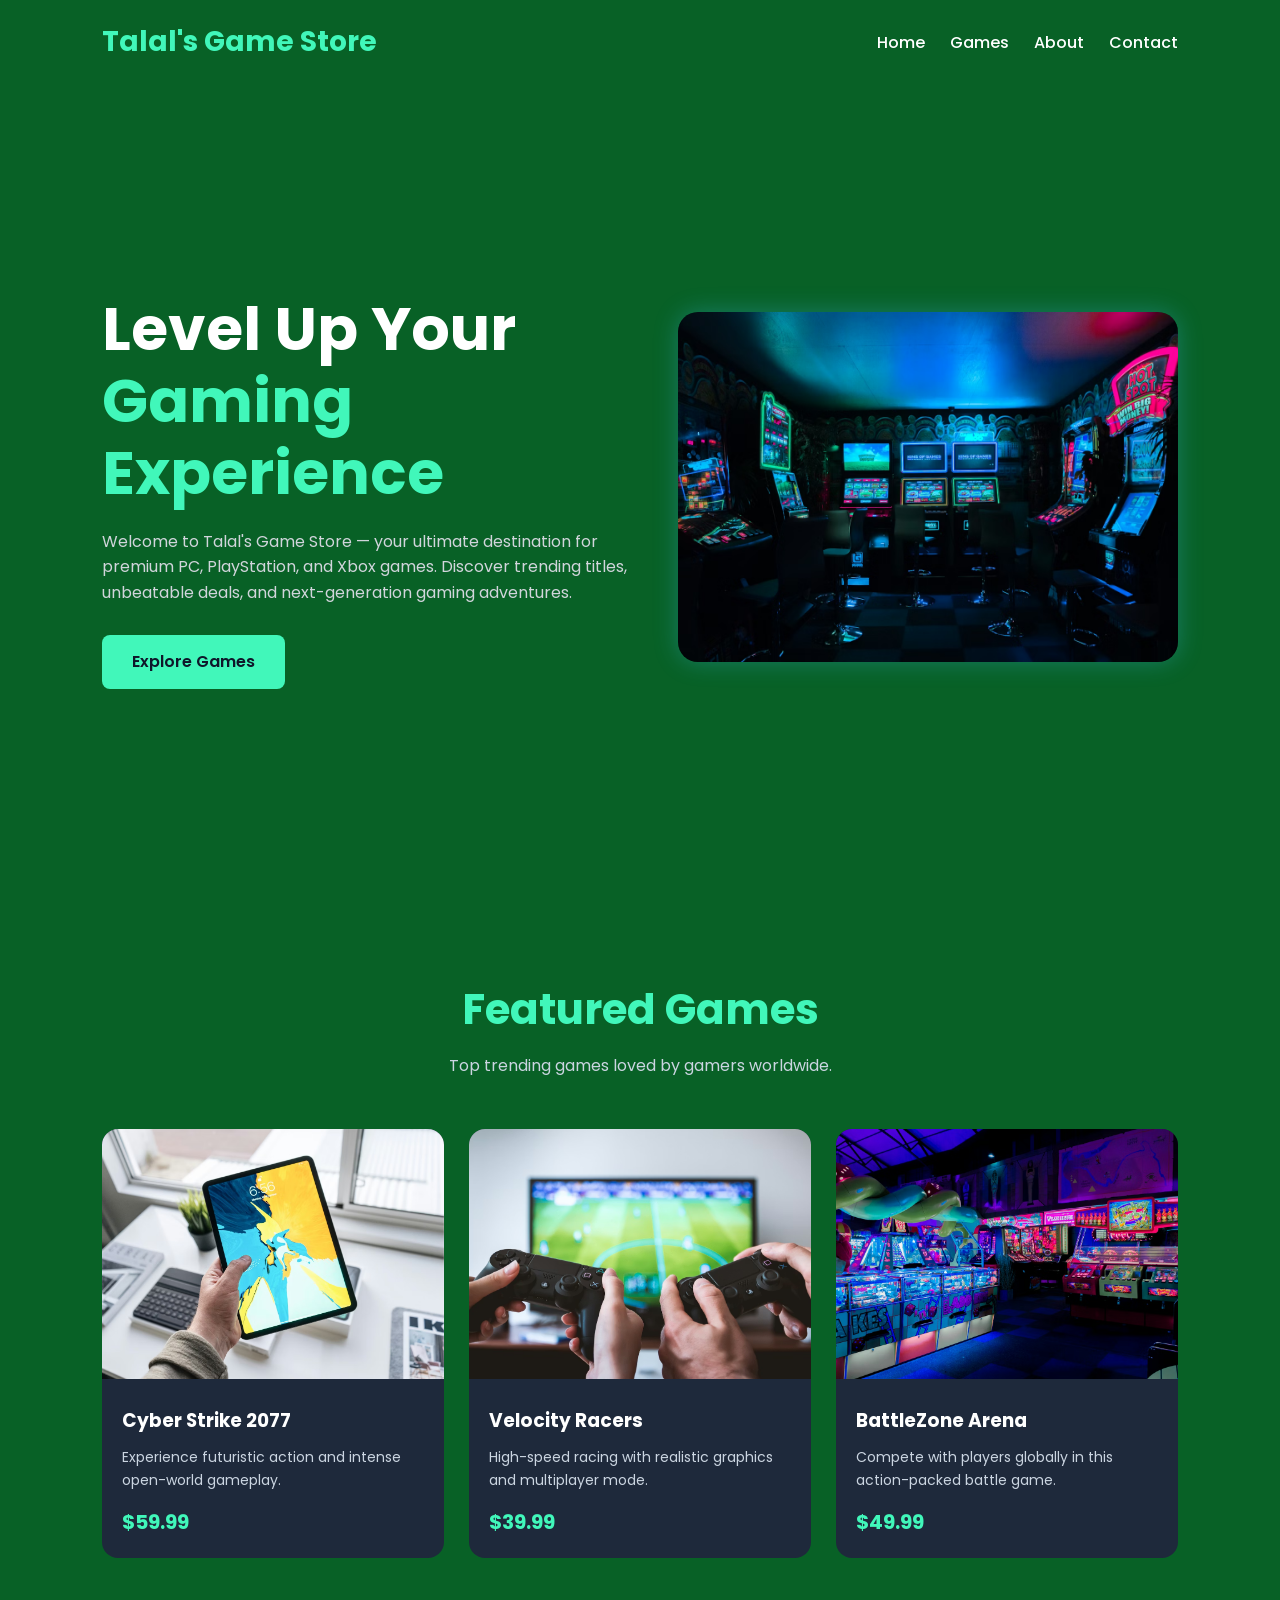
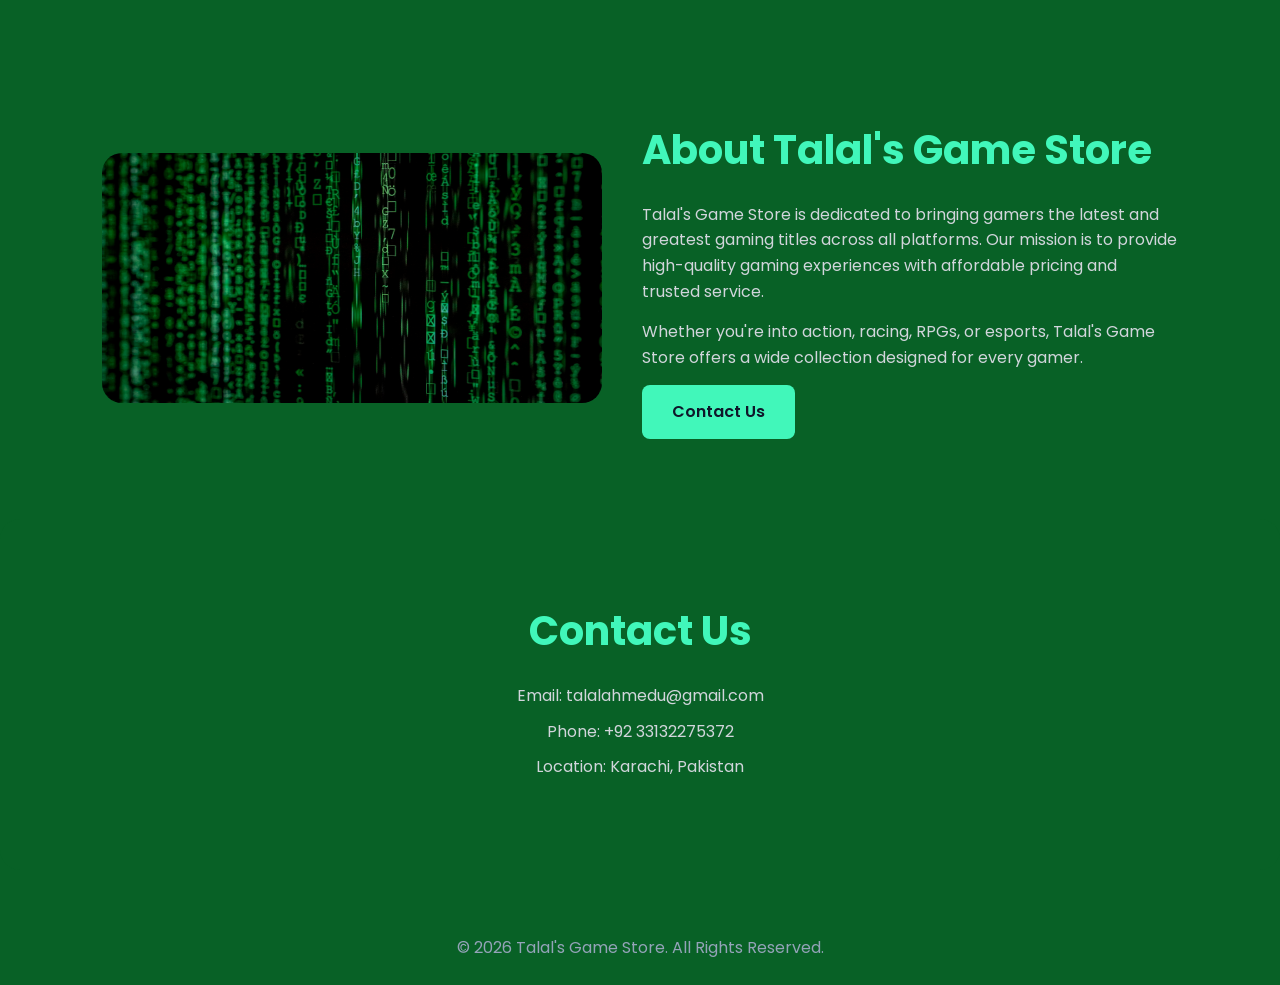
<file: index.html>
<!DOCTYPE html>
<html lang="en">
<head>
  <meta charset="UTF-8" />
  <meta name="viewport" content="width=device-width, initial-scale=1.0" />
  <title>Talal's Game Store</title>
  <link rel="preconnect" href="https://fonts.googleapis.com">
  <link rel="preconnect" href="https://fonts.gstatic.com" crossorigin>
  <link href="https://fonts.googleapis.com/css2?family=Poppins:wght@300;400;500;600;700&display=swap" rel="stylesheet">
  <link rel="stylesheet" href="style.css">
</head>
<body>
  <main>
    <header>
    <div class="logo">Talal's Game Store</div>

    <nav>
      <ul>
        <li><a href="#home">Home</a></li>
        <li><a href="#games">Games</a></li>
        <li><a href="#about">About</a></li>
        <li><a href="#contact">Contact</a></li>
      </ul>
    </nav>
  </header>

  <section class="hero" id="home">
    <div class="hero-text">
      <h1>Level Up Your <span>Gaming Experience</span></h1>
      <p>
        Welcome to Talal's Game Store — your ultimate destination for premium PC, PlayStation, and Xbox games. Discover trending titles, unbeatable deals, and next-generation gaming adventures.
      </p>
      <a href="#games" class="btn">Explore Games</a>
    </div>

    <div class="hero-image">
      <img src="images/1.avif" alt="Gaming Setup">
    </div>
  </section>

  <section id="games">
    <div class="section-title">
      <h2>Featured Games</h2>
      <p>Top trending games loved by gamers worldwide.</p>
    </div>

    <div class="games-container">

      <div class="game-card">
        <img src="images/2.avif" alt="Cyber Game">
        <div class="game-content">
          <h3>Cyber Strike 2077</h3>
          <p>Experience futuristic action and intense open-world gameplay.</p>
          <div class="price">$59.99</div>
        </div>
      </div>

      <div class="game-card">
        <img src="images/3.avif" alt="Racing Game">
        <div class="game-content">
          <h3>Velocity Racers</h3>
          <p>High-speed racing with realistic graphics and multiplayer mode.</p>
          <div class="price">$39.99</div>
        </div>
      </div>

      <div class="game-card">
        <img src="images/4.avif" alt="Battle Game">
        <div class="game-content">
          <h3>BattleZone Arena</h3>
          <p>Compete with players globally in this action-packed battle game.</p>
          <div class="price">$49.99</div>
        </div>
      </div>

    </div>
  </section>

  <section class="about" id="about">

    <img src="images/5.avif" alt="Gaming Store">

    <div class="about-text">
      <h2>About Talal's Game Store</h2>
      <p>
        Talal's Game Store is dedicated to bringing gamers the latest and greatest gaming titles across all platforms. Our mission is to provide high-quality gaming experiences with affordable pricing and trusted service.
      </p>

      <p>
        Whether you're into action, racing, RPGs, or esports, Talal's Game Store offers a wide collection designed for every gamer.
      </p>

      <a href="#contact" class="btn">Contact Us</a>
    </div>

  </section>

  <section class="contact" id="contact">
    <h2>Contact Us</h2>
    <p>Email: talalahmedu@gmail.com</p>
    <p>Phone: +92 33132275372</p>
    <p>Location: Karachi, Pakistan</p>
  </section>

  <footer>
    <p>© 2026 Talal's Game Store. All Rights Reserved.</p>
  </footer>
  </main>

</body>
</html>
</file>
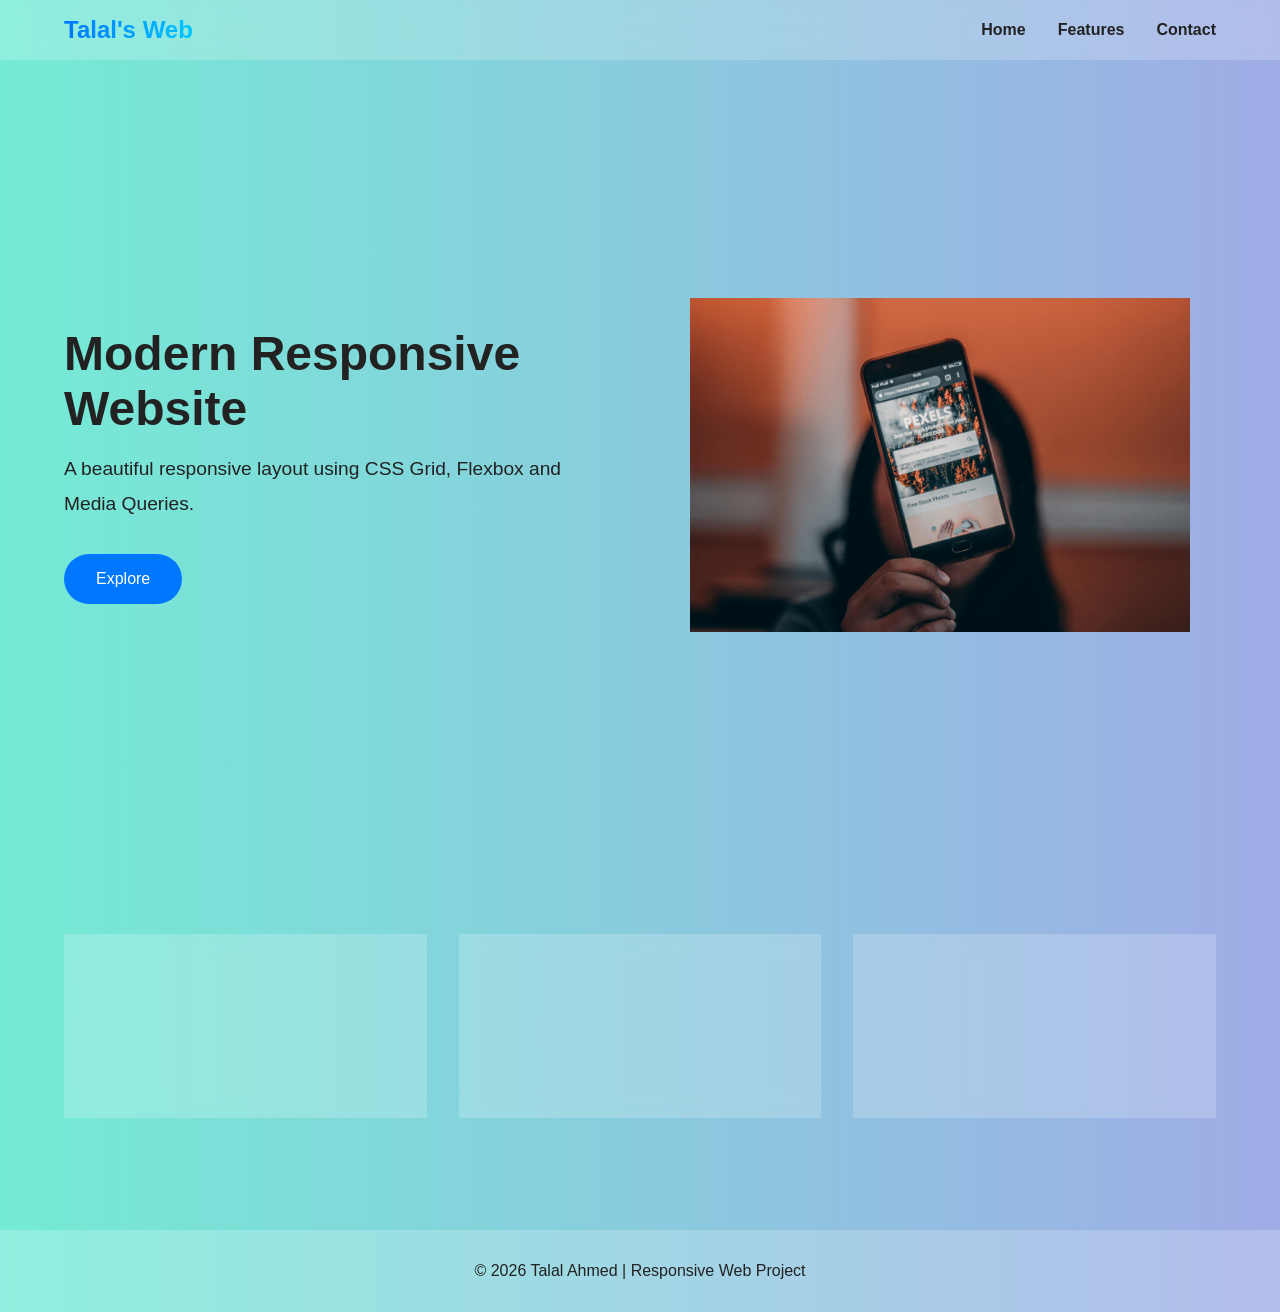
<file: Project 2 Responsive Web Page/index.html>
<!DOCTYPE html>
<html lang="en">

<head>
    <meta charset="UTF-8">

    <meta name="viewport" content="width=device-width, initial-scale=1.0">

    <title>Talal's Web</title>

    <link rel="stylesheet" href="style.css">

    <link rel="stylesheet" href="https://cdnjs.cloudflare.com/ajax/libs/font-awesome/6.5.1/css/all.min.css">

</head>

<body>

    <!-- NAVBAR -->

    <header>

        <nav class="navbar">

            <h1 class="logo">Talal's Web</h1>

            <ul class="nav-links">

                <li><a href="#home">Home</a></li>
                <li><a href="#features">Features</a></li>
                <li><a href="#contact">Contact</a></li>

            </ul>

        </nav>

    </header>

    <!-- HERO SECTION -->

    <section class="hero" id="home">

        <div class="hero-text">

            <h2>Modern Responsive Website</h2>

            <p>
                A beautiful responsive layout using
                CSS Grid, Flexbox and Media Queries.
            </p>

            <button>Explore</button>

        </div>

        <div class="hero-image">

            <img src="images/1.jpg" alt="Responsive Website">

        </div>

    </section>

    <!-- FEATURES -->

    <section class="features" id="features">

        <div class="card">

            <i class="fa-solid fa-mobile-screen"></i>

            <h3>Mobile Friendly</h3>

            <p>
                Optimized for all screen sizes.
            </p>

        </div>

        <div class="card">

            <i class="fa-solid fa-layer-group"></i>

            <h3>Grid & Flexbox</h3>

            <p>
                Modern responsive layout techniques.
            </p>

        </div>

        <div class="card">

            <i class="fa-solid fa-palette"></i>

            <h3>Modern UI</h3>

            <p>
                Beautiful colors and smooth effects.
            </p>

        </div>

    </section>

    <!-- FOOTER -->

    <footer id="contact">

        <p>© 2026 Talal Ahmed | Responsive Web Project</p>

    </footer>

</body>

</html>
</file>
<file: style.css>
* {
      margin: 0;
      padding: 0;
      box-sizing: border-box;
      scroll-behavior: smooth;
    }

    body {
      font-family: 'Poppins', sans-serif;
      background-color: #086126;
      color: #ffffff;
      line-height: 1.6;
    }

    header {
      background: #086126;
      padding: 20px 8%;
      display: flex;
      justify-content: space-between;
      align-items: center;
      position: sticky;
      top: 0;
      z-index: 1000;
      border-bottom: 1px solid #086126;
    }

    .logo {
      font-size: 28px;
      font-weight: 700;
      color: #41f7ba;
    }

    nav ul {
      display: flex;
      list-style: none;
      gap: 25px;
    }

    nav a {
      text-decoration: none;
      color: white;
      font-weight: 500;
      transition: 0.3s;
    }

    nav a:hover {
      color: #41f7ba;
    }

    .hero {
      min-height: 90vh;
      display: flex;
      align-items: center;
      justify-content: space-between;
      padding: 60px 8%;
      gap: 40px;
      flex-wrap: wrap;
    }

    .hero-text {
      flex: 1;
      min-width: 300px;
    }

    .hero-text h1 {
      font-size: 60px;
      margin-bottom: 20px;
      line-height: 1.2;
    }

    .hero-text span {
      color:#41f7ba;
    }

    .hero-text p {
      color: #d1d5db;
      margin-bottom: 30px;
      max-width: 600px;
    }

    .btn {
      display: inline-block;
      padding: 14px 30px;
      background: #41f7ba;
      color: #0f172a;
      text-decoration: none;
      border-radius: 8px;
      font-weight: 600;
      transition: 0.3s;
    }

    .btn:hover {
      background: #086126;
      transform: translateY(-3px);
    }

    

 .hero-image img {
      width: 100%;
      height: 350px;
      max-width: 500px;
      border-radius: 20px;
      box-shadow: 0 0 25px rgba(56, 189, 248, 0.3);
    }

    section {
      padding: 80px 8%;
    }

    .section-title {
      text-align: center;
      margin-bottom: 50px;
    }

    .section-title h2 {
      font-size: 42px;
      margin-bottom: 10px;
      color: #41f7ba;
    }

    .section-title p {
      color: #cbd5e1;
    }

    .games-container {
      display: grid;
      grid-template-columns: repeat(auto-fit, minmax(250px, 1fr));
      gap: 25px;
    }

    .game-card {
      background: #1e293b;
      border-radius: 16px;
      overflow: hidden;
      transition: 0.3s;
    }

    .game-card:hover {
      transform: translateY(-8px);
    }

    .game-card img {
      width: 100%;
      height: 250px;
      object-fit: cover;
    }

    .game-content {
      padding: 20px;
    }

    .game-content h3 {
      margin-bottom: 10px;
    }

    .game-content p {
      color: #cbd5e1;
      font-size: 14px;
      margin-bottom: 15px;
    }

    .price {
      color: #41f7ba;
      font-size: 20px;
      font-weight: bold;
    }

    .about {
      display: flex;
      align-items: center;
      justify-content: space-between;
      gap: 40px;
      flex-wrap: wrap;
    }

    .about img {
      width: 100%;
      height: 250px;
      max-width: 500px;
      border-radius: 20px;
    }

    .about-text {
      flex: 1;
      min-width: 300px;
    }

    .about-text h2 {
      font-size: 40px;
      margin-bottom: 20px;
      color: #41f7ba;
    }

    .about-text p {
      color: #d1d5db;
      margin-bottom: 15px;
    }

    .contact {
      text-align: center;
      background: #086126;
      border-radius: 20px;
    }

    .contact h2 {
      color: #41f7ba;
      margin-bottom: 20px;
      font-size: 40px;
    }

    .contact p {
      margin-bottom: 10px;
      color: #d1d5db;
    }

    footer {
      text-align: center;
      padding: 25px;
      background: #086126;
      margin-top: 40px;
      color: #94a3b8;
    }

    @media (max-width: 768px) {
      header {
        flex-direction: column;
        gap: 15px;
      }

      .hero-text h1 {
        font-size: 42px;
      }

      nav ul {
        flex-wrap: wrap;
        justify-content: center;
      }

      .section-title h2,
      .about-text h2,
      .contact h2 {
        font-size: 32px;
      }
    }
</file>
<file: Project 2 Responsive Web Page/style.css>
* {
    margin: 0;
    padding: 0;
    box-sizing: border-box;
}

html {
    scroll-behavior: smooth;
}

body {

    font-family: Arial, sans-serif;

    background: linear-gradient(to right, #74ebd5, #9face6);

    color: #222;
}

/* NAVBAR */

.navbar {

    display: flex;
    justify-content: space-between;
    align-items: center;

    padding: 1rem 5%;

    background: rgba(255, 255, 255, 0.2);

    backdrop-filter: blur(10px);

    position: sticky;
    top: 0;
}

.logo {

    background: linear-gradient(to right, #0077ff, #00c6ff);

    background-clip: text;

    -webkit-background-clip: text;

    -webkit-text-fill-color: transparent;
}

.nav-links {

    display: flex;
    gap: 2rem;

    list-style: none;
}

.nav-links a {

    text-decoration: none;

    color: #222;

    font-weight: bold;
}

/* HERO */

.hero {

    min-height: 90vh;

    display: grid;

    grid-template-columns: 1fr;

    align-items: center;

    gap: 3rem;

    padding: 5%;

}

.hero-text h2 {

    font-size: 3rem;

    margin-bottom: 1rem;
}

.hero-text p {

    font-size: 1.2rem;

    margin-bottom: 2rem;

    line-height: 1.8;
}

.hero button {

    padding: 1rem 2rem;

    border: none;

    border-radius: 50px;

    background: #0077ff;

    color: white;

    font-size: 1rem;

    cursor: pointer;

    transition: 0.3s;
}

.hero button:hover {

    background: #0055cc;

    transform: scale(1.05);
}

.hero-image img {

    width: 100%;

    max-width: 500px;

    display: block;

    margin: auto;

    animation: float 3s ease-in-out infinite;
}

/* FLOAT ANIMATION */

@keyframes float {

    0% {
        transform: translateY(0px);
    }

    50% {
        transform: translateY(-15px);
    }

    100% {
        transform: translateY(0px);
    }
}

/* FEATURES */

.features {

    display: grid;

    grid-template-columns: 1fr;

    gap: 2rem;

    padding: 5%;
}

.card {

    background: rgba(255, 255, 255, 0.2);

    backdrop-filter: blur(10px);

    border-radius: 20px;

    padding: 2rem;

    text-align: center;

    transition: 0.4s;
}

.card:hover {

    transform: translateY(-10px);

    box-shadow: 0 10px 30px rgba(0, 0, 0, 0.2);
}

.card i {

    font-size: 3rem;

    margin-bottom: 1rem;

    color: #0077ff;
}

.card h3 {

    margin-bottom: 1rem;
}

/* FOOTER */

footer {

    text-align: center;

    padding: 2rem;

    background: rgba(255, 255, 255, 0.2);

    margin-top: 3rem;
}

/* TABLET & DESKTOP */

@media(min-width:768px) {

    .hero {

        grid-template-columns: 1fr 1fr;
    }

    .features {

        grid-template-columns: repeat(3, 1fr);
    }
}

/* MOBILE */

@media(max-width:768px) {

    .navbar {

        flex-direction: column;

        gap: 1rem;
    }

    .nav-links {

        flex-direction: column;

        text-align: center;
    }

    .hero-text h2 {

        font-size: 2rem;
    }
}
</file>
